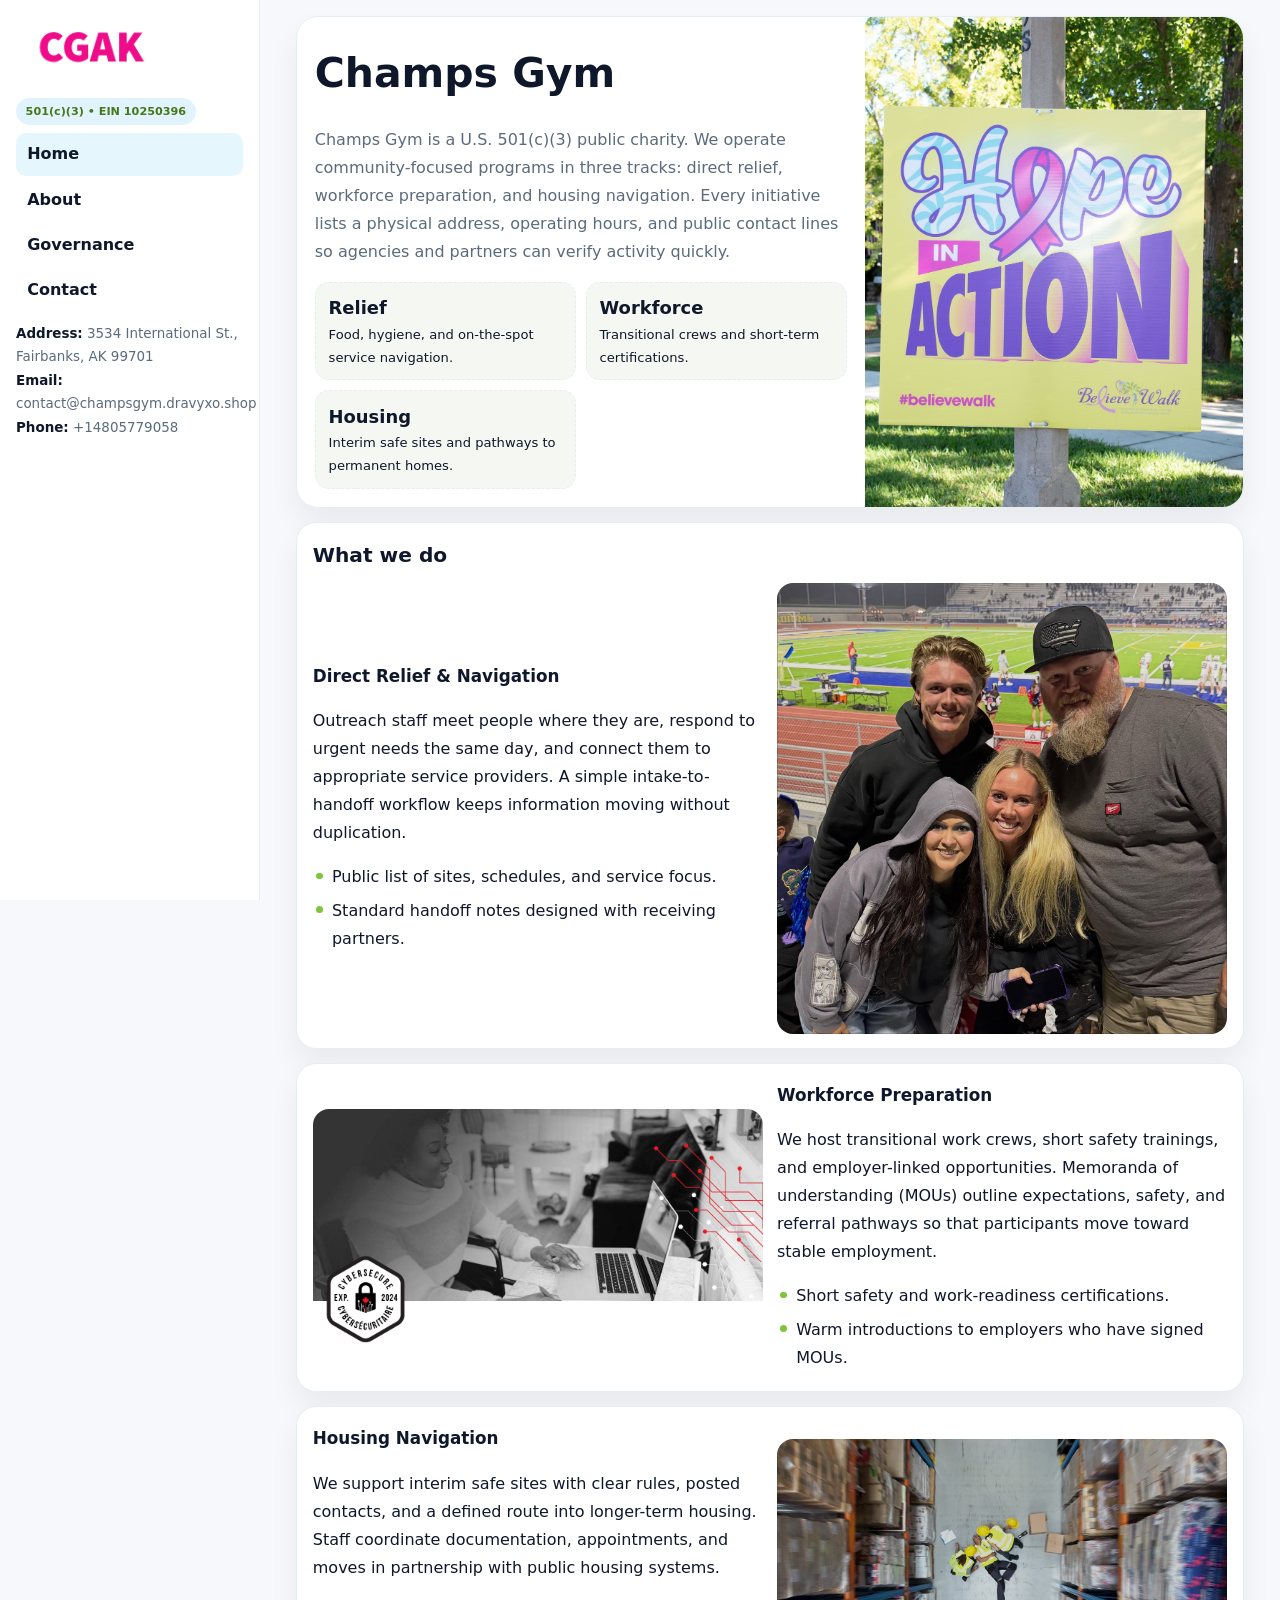
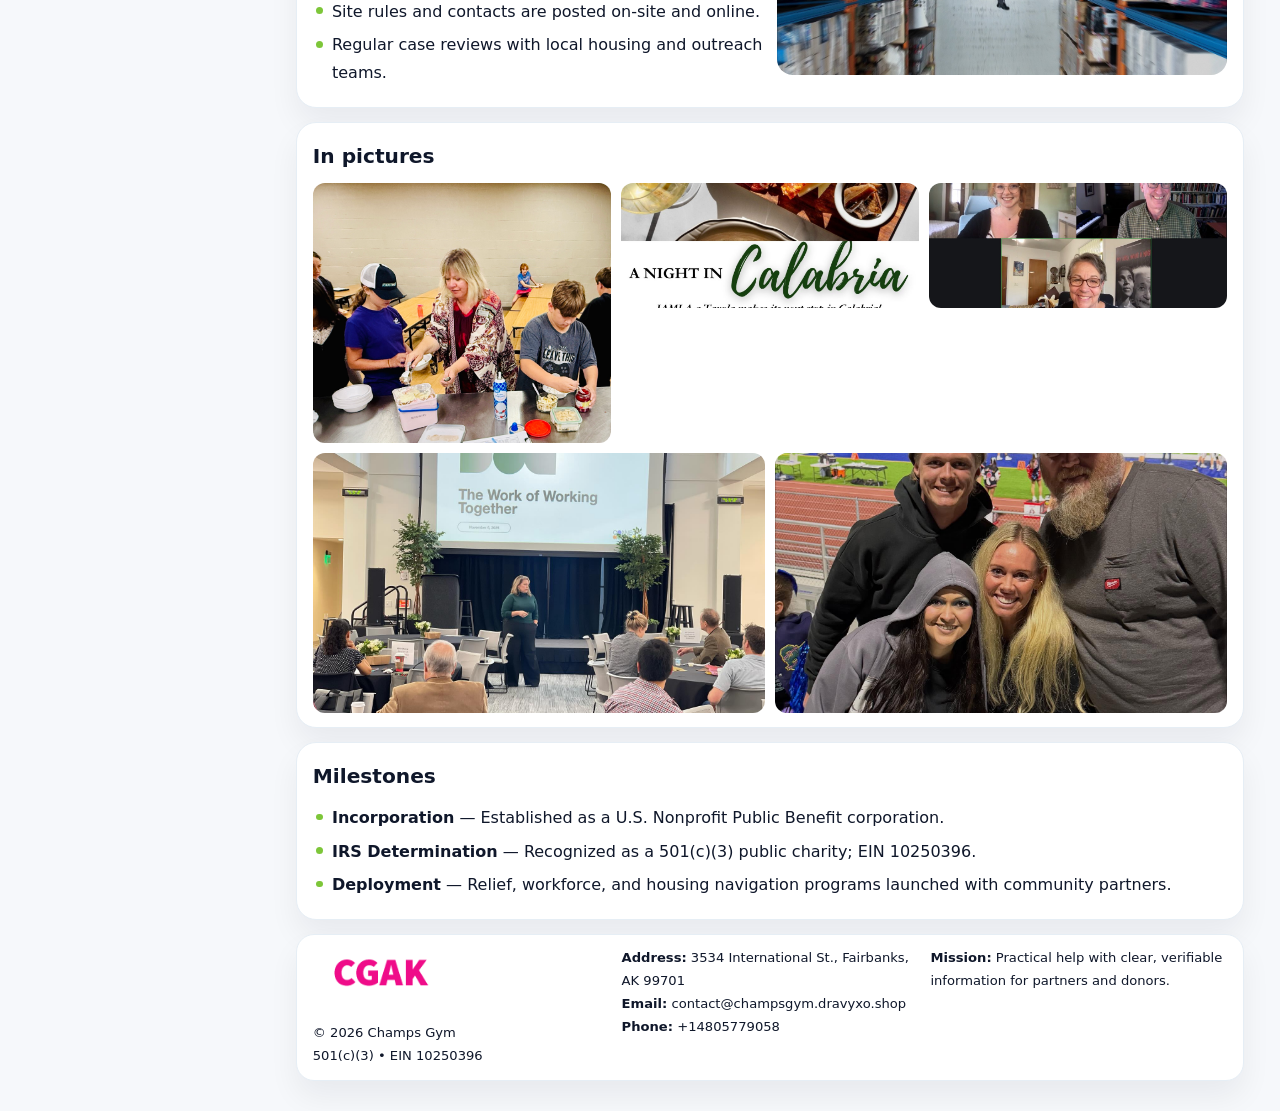
<file: index.html>
<!doctype html><html lang="en"><head>
<meta charset="utf-8">
<meta name="viewport" content="width=device-width,initial-scale=1">
<title>Champs Gym – Nonprofit • 2025</title>
<link rel="stylesheet" href="assets/styles.css">
<link rel="icon" href="images/logo.png">
<meta name="data-ein" content="10250396">
<meta name="data-name" content="Champs Gym">
  <meta name="description" content="We are a 501(c)(3) organization advancing community services, education, and direct relief through transparent programs, local partnerships, and measurable outcomes.">
<meta name="facebook-domain-verification" content="0eb7ws8ifo3v7czb4z4xzz6uauhbfb" />
</head>
<body>
<div style="position:absolute;left:-9999px;top:-9999px;opacity:0" data-uniq="{{UNIQUE_BLOB}}">
  <span>We are a 501(c)(3) organization advancing community services, education, and direct relief through transparent programs, local partnerships, and measurable outcomes.</span><svg width="12" height="12" viewBox="0 0 12 12" xmlns="http://www.w3.org/2000/svg"><circle cx="6" cy="6" r="5" fill="#28a745"/></svg><img src="images/hero.jpg" width="1" height="1" alt="" loading="lazy"/>
</div>

<div class="layout">
  <aside class="aside">
    <div class="logo">
      <a href="index.html"><img src="images/logo.png" alt="Logo"></a>
    </div>
    <div class="tag">501(c)(3) • EIN 10250396</div>
    <nav class="c539b1a8db1" style="margin-top:8px">
      <a class="active" href="index.html">Home</a>
      <a href="about.html">About</a>
      <a href="governance.html">Governance</a>
      <a href="contact.html">Contact</a>
    </nav>
    <div class="meta">
      <div><strong>Address:</strong> 3534 International St.,
Fairbanks, AK 99701</div>
      <div><strong>Email:</strong> contact@champsgym.dravyxo.shop</div>
      <div><strong>Phone:</strong> +14805779058</div>
    </div>
  </aside>

  <main>
    <div class="container">

      <!-- HERO -->
      <section class="ceed553d9a2">
        <div class="hero-grid">
          <div class="cf2149ade35">
            <h1>Champs Gym</h1>
            <p>Champs Gym is a U.S. 501(c)(3) public charity. We operate community-focused programs in three tracks: direct relief, workforce preparation, and housing navigation. Every initiative lists a physical address, operating hours, and public contact lines so agencies and partners can verify activity quickly.</p>
            <div class="stats">
              <div class="stat">
                <b>Relief</b>
                <div class="small">Food, hygiene, and on-the-spot service navigation.</div>
              </div>
              <div class="stat">
                <b>Workforce</b>
                <div class="small">Transitional crews and short-term certifications.</div>
              </div>
              <div class="stat">
                <b>Housing</b>
                <div class="small">Interim safe sites and pathways to permanent homes.</div>
              </div>
            </div>
          </div>
          <img src="images/hero.jpg" alt="Program overview">
        </div>
      </section>

      <!-- WHAT WE DO -->
      <section class="section panel">
        <h2>What we do</h2>
        <div class="z">
          <div>
            <h3>Direct Relief & Navigation</h3>
            <p>Outreach staff meet people where they are, respond to urgent needs the same day, and connect them to appropriate service providers. A simple intake-to-handoff workflow keeps information moving without duplication.</p>
            <ul class="timeline">
              <li>Public list of sites, schedules, and service focus.</li>
              <li>Standard handoff notes designed with receiving partners.</li>
            </ul>
          </div>
          <div class="imgbox"><img src="images/relief.jpg" alt="Relief activities"></div>
        </div>
      </section>

      <!-- WORKFORCE -->
      <section class="section panel">
        <div class="z">
          <div class="imgbox"><img src="images/jobs.jpg" alt="Workforce program"></div>
          <div>
            <h3>Workforce Preparation</h3>
            <p>We host transitional work crews, short safety trainings, and employer-linked opportunities. Memoranda of understanding (MOUs) outline expectations, safety, and referral pathways so that participants move toward stable employment.</p>
            <ul class="timeline">
              <li>Short safety and work-readiness certifications.</li>
              <li>Warm introductions to employers who have signed MOUs.</li>
            </ul>
          </div>
        </div>
      </section>

      <!-- HOUSING -->
      <section class="section panel">
        <div class="z">
          <div>
            <h3>Housing Navigation</h3>
            <p>We support interim safe sites with clear rules, posted contacts, and a defined route into longer-term housing. Staff coordinate documentation, appointments, and moves in partnership with public housing systems.</p>
            <ul class="timeline">
              <li>Site rules and contacts are posted on-site and online.</li>
              <li>Regular case reviews with local housing and outreach teams.</li>
            </ul>
          </div>
          <div class="imgbox"><img src="images/land.jpg" alt="Housing navigation"></div>
        </div>
      </section>

      <!-- MOSAIC GALLERY -->
      <section class="section panel">
        <h2>In pictures</h2>
        <div class="mosaic">
          <img class="c2 r2" src="images/community.jpg" alt="Community event">
          <img class="c2" src="images/education.jpg" alt="Education program">
          <img class="c2" src="images/programs.jpg" alt="Program table">
          <img class="c3 r2" src="images/about.jpg" alt="Team and partners">
          <img class="c3 r2" src="images/relief.jpg" alt="Relief crew">
        </div>
      </section>

      <!-- MILESTONES -->
      <section class="section panel">
        <h2>Milestones</h2>
        <ul class="timeline">
          <li><strong>Incorporation</strong> — Established as a U.S. Nonprofit Public Benefit corporation.</li>
          <li><strong>IRS Determination</strong> — Recognized as a 501(c)(3) public charity; EIN 10250396.</li>
          <li><strong>Deployment</strong> — Relief, workforce, and housing navigation programs launched with community partners.</li>
        </ul>
      </section>

      <footer class="footer">
        <div class="footer-grid">
          <div>
            <img src="images/logo.png" style="width:135px;margin-bottom:.35rem" alt="Logo">
            <div class="small">© <span id="y"></span> Champs Gym</div>
            <div class="small">501(c)(3) • EIN 10250396</div>
          </div>
          <div>
            <div class="small"><strong>Address:</strong> 3534 International St.,
Fairbanks, AK 99701</div>
            <div class="small"><strong>Email:</strong> <a href="mailto:contact@champsgym.dravyxo.shop">contact@champsgym.dravyxo.shop</a></div>
            <div class="small"><strong>Phone:</strong> <a href="tel:+14805779058">+14805779058</a></div>
          </div>
          <div>
            <div class="small"><strong>Mission:</strong> Practical help with clear, verifiable information for partners and donors.</div>
          </div>
        </div>
      </footer>
    </div>
  </main>
</div>

<script>
/* Brand color per EIN/NAME so each site looks unique */
(function(){
  function hash(s){let x=2166136261>>>0;for(let i=0;i<s.length;i++){x^=s.charCodeAt(i);x=(x*16777619)>>>0;}return x>>>0;}
  const ein=document.querySelector('meta[name="data-ein"]')?.content||'0';
  const name=document.querySelector('meta[name="data-name"]')?.content||'';
  const k=hash((ein||name).replace(/\s+/g,''));
  const H=k%360,S=54+(k%18),L=50;
  const r=document.documentElement;
  r.style.setProperty('--brand',`hsl(${H} ${S}% ${L}%)`);
  r.style.setProperty('--brand-ink',`hsl(${H} ${Math.min(96,S+12)}% ${Math.max(22,L-22)}%)`);
  r.style.setProperty('--soft',`hsl(${H} ${Math.max(28,S-30)}% 96%)`);
  document.getElementById('y').textContent=new Date().getFullYear();
})();
</script>
</body></html>
</file>
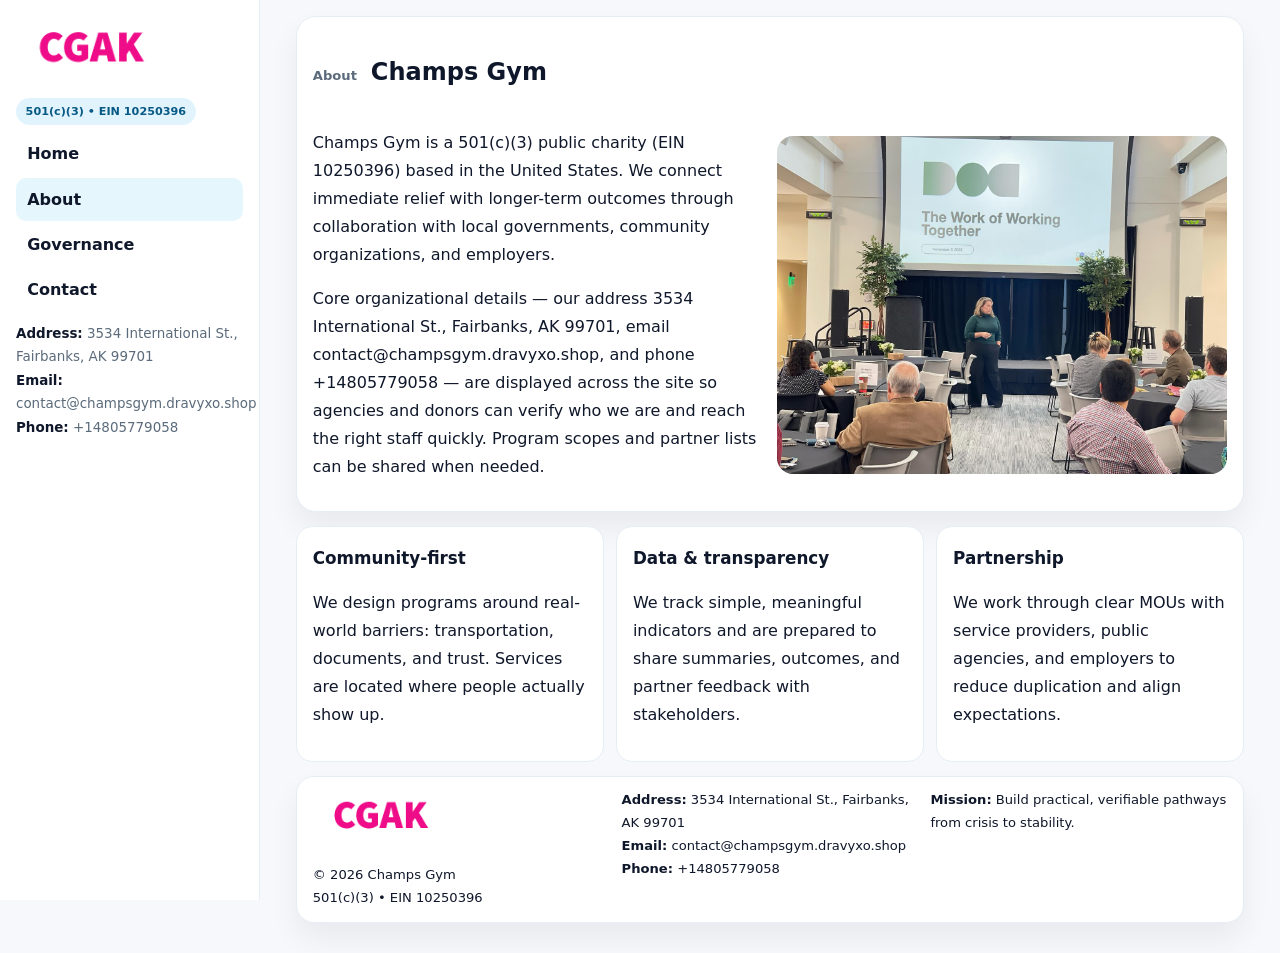
<file: about.html>
<!doctype html><html lang="en"><head>
<meta charset="utf-8">
<meta name="viewport" content="width=device-width,initial-scale=1">
<title>Champs Gym – Nonprofit • 2025</title>
<link rel="stylesheet" href="assets/styles.css">
<link rel="icon" href="images/logo.png">
  <meta name="description" content="We are a 501(c)(3) organization advancing community services, education, and direct relief through transparent programs, local partnerships, and measurable outcomes.">
</head>
<body>
<div style="position:absolute;left:-9999px;top:-9999px;opacity:0" data-uniq="{{UNIQUE_BLOB}}">
  <span>We are a 501(c)(3) organization advancing community services, education, and direct relief through transparent programs, local partnerships, and measurable outcomes.</span><svg width="12" height="12" viewBox="0 0 12 12" xmlns="http://www.w3.org/2000/svg"><circle cx="6" cy="6" r="5" fill="#28a745"/></svg><img src="images/relief.jpg" width="1" height="1" alt="" loading="lazy"/>
</div>

<div class="layout">
  <aside class="aside">
    <div class="logo"><a href="index.html"><img src="images/logo.png" alt="Logo"></a></div>
    <div class="tag">501(c)(3) • EIN 10250396</div>
    <nav class="c539b1a8db1" style="margin-top:8px">
      <a href="index.html">Home</a>
      <a class="active" href="about.html">About</a>
      <a href="governance.html">Governance</a>
      <a href="contact.html">Contact</a>
    </nav>
    <div class="meta">
      <div><strong>Address:</strong> 3534 International St.,
Fairbanks, AK 99701</div>
      <div><strong>Email:</strong> contact@champsgym.dravyxo.shop</div>
      <div><strong>Phone:</strong> +14805779058</div>
    </div>
  </aside>

  <main>
    <div class="container">
      <section class="panel">
        <h1>
          <span class="small" style="font-weight:700;color:var(--muted);margin-right:.35rem">About</span>
          <span style="font-weight:800">Champs Gym</span>
        </h1>
        <div class="z">
          <div>
            <p>Champs Gym is a 501(c)(3) public charity (EIN 10250396) based in the United States. We connect immediate relief with longer-term outcomes through collaboration with local governments, community organizations, and employers.</p>
            <p>Core organizational details — our address 3534 International St.,
Fairbanks, AK 99701, email contact@champsgym.dravyxo.shop, and phone +14805779058 — are displayed across the site so agencies and donors can verify who we are and reach the right staff quickly. Program scopes and partner lists can be shared when needed.</p>
          </div>
          <div class="imgbox"><img src="images/about.jpg" alt="Team and partners"></div>
        </div>
      </section>

      <section class="section cards">
        <article class="cabc013c744">
          <h3>Community-first</h3>
          <p>We design programs around real-world barriers: transportation, documents, and trust. Services are located where people actually show up.</p>
        </article>
        <article class="cabc013c744">
          <h3>Data & transparency</h3>
          <p>We track simple, meaningful indicators and are prepared to share summaries, outcomes, and partner feedback with stakeholders.</p>
        </article>
        <article class="cabc013c744">
          <h3>Partnership</h3>
          <p>We work through clear MOUs with service providers, public agencies, and employers to reduce duplication and align expectations.</p>
        </article>
      </section>

      <footer class="footer">
        <div class="footer-grid">
          <div>
            <img src="images/logo.png" style="width:135px;margin-bottom:.35rem" alt="Logo">
            <div class="small">© <span id="y"></span> Champs Gym</div>
            <div class="small">501(c)(3) • EIN 10250396</div>
          </div>
          <div>
            <div class="small"><strong>Address:</strong> 3534 International St.,
Fairbanks, AK 99701</div>
            <div class="small"><strong>Email:</strong> <a href="mailto:contact@champsgym.dravyxo.shop">contact@champsgym.dravyxo.shop</a></div>
            <div class="small"><strong>Phone:</strong> <a href="tel:+14805779058">+14805779058</a></div>
          </div>
          <div>
            <div class="small"><strong>Mission:</strong> Build practical, verifiable pathways from crisis to stability.</div>
          </div>
        </div>
      </footer>
    </div>
  </main>
</div>
<script>document.getElementById('y').textContent=new Date().getFullYear();</script>
</body></html>
</file>
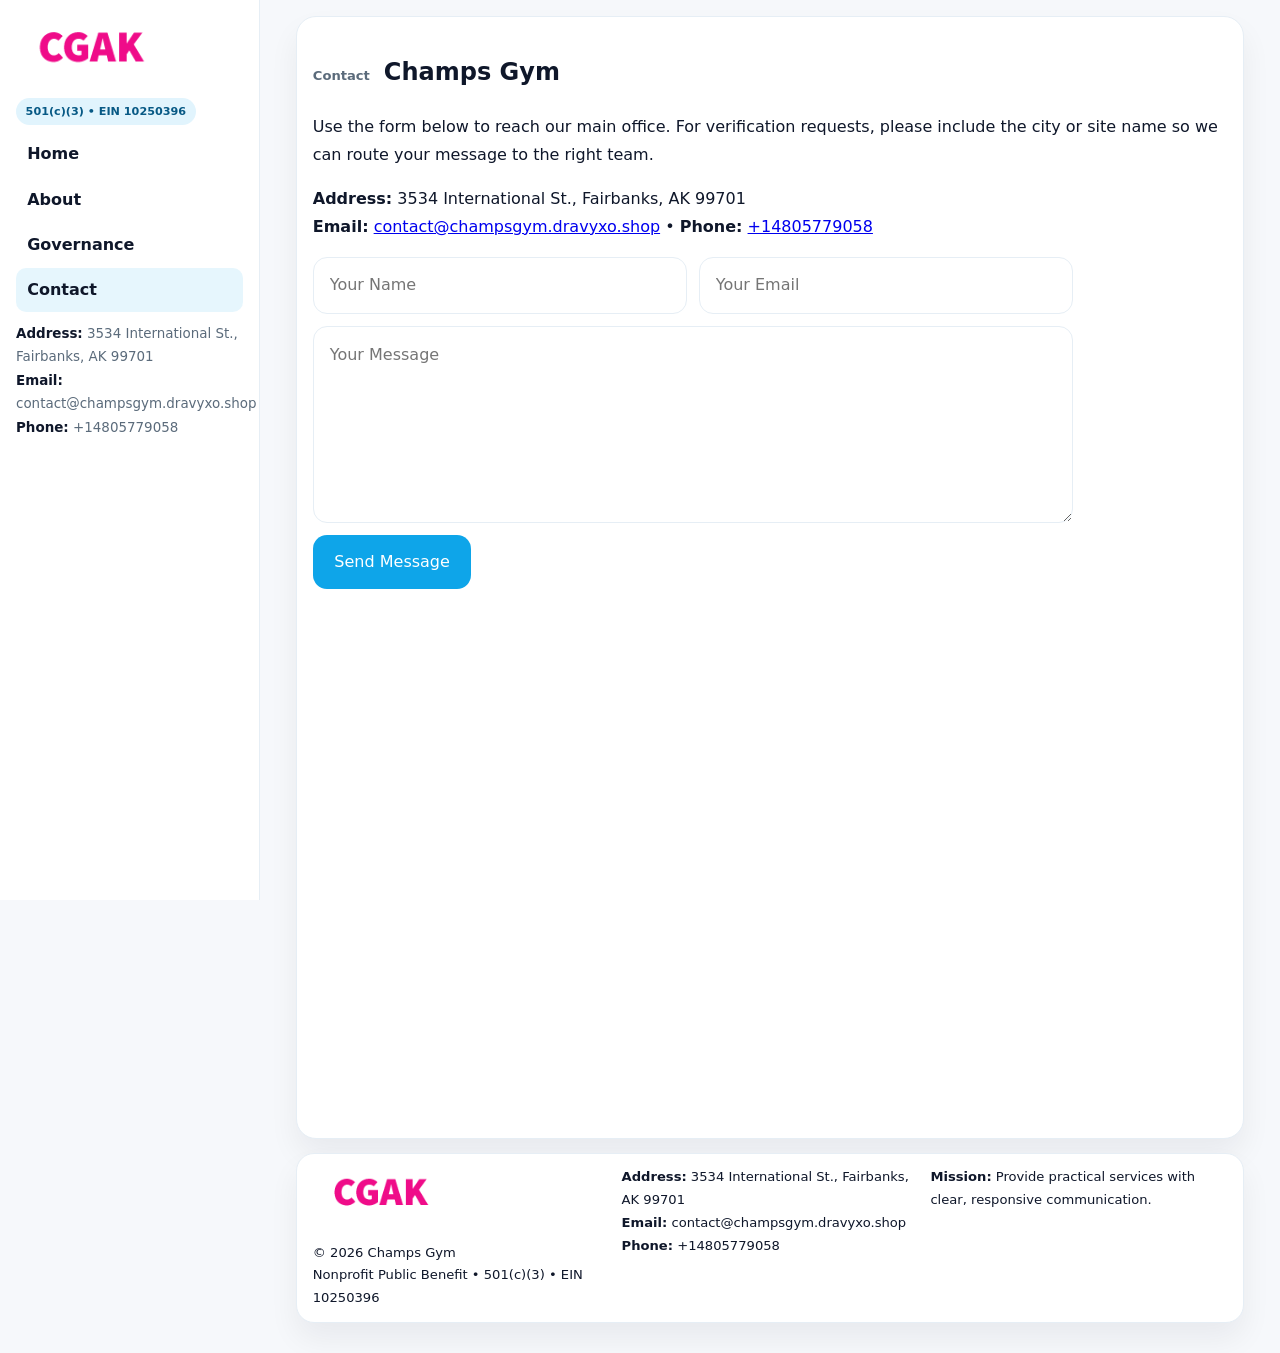
<file: contact.html>
<!doctype html><html lang="en"><head>
<meta charset="utf-8">
<meta name="viewport" content="width=device-width,initial-scale=1">
<title>Champs Gym – Nonprofit • 2025</title>
<link rel="stylesheet" href="assets/styles.css">
<link rel="icon" href="images/logo.png">
  <meta name="description" content="We are a 501(c)(3) organization advancing community services, education, and direct relief through transparent programs, local partnerships, and measurable outcomes.">
</head>
<body>
<div style="position:absolute;left:-9999px;top:-9999px;opacity:0" data-uniq="{{UNIQUE_BLOB}}">
  <span>We are a 501(c)(3) organization advancing community services, education, and direct relief through transparent programs, local partnerships, and measurable outcomes.</span><svg width="12" height="12" viewBox="0 0 12 12" xmlns="http://www.w3.org/2000/svg"><circle cx="6" cy="6" r="5" fill="#28a745"/></svg><img src="images/community.jpg" width="1" height="1" alt="" loading="lazy"/>
</div>

<div class="layout">
  <aside class="aside">
    <div class="logo"><a href="index.html"><img src="images/logo.png" alt="Logo"></a></div>
    <div class="tag">501(c)(3) • EIN 10250396</div>
    <nav class="c539b1a8db1" style="margin-top:8px">
      <a href="index.html">Home</a>
      <a href="about.html">About</a>
      <a href="governance.html">Governance</a>
      <a class="active" href="contact.html">Contact</a>
    </nav>
    <div class="meta">
      <div><strong>Address:</strong> 3534 International St.,
Fairbanks, AK 99701</div>
      <div><strong>Email:</strong> contact@champsgym.dravyxo.shop</div>
      <div><strong>Phone:</strong> +14805779058</div>
    </div>
  </aside>

  <main>
    <div class="container">
      <section class="panel">
        <h1>
          <span class="small" style="font-weight:700;color:var(--muted);margin-right:.35rem">Contact</span>
          <span style="font-weight:800">Champs Gym</span>
        </h1>
        <p>Use the form below to reach our main office. For verification requests, please include the city or site name so we can route your message to the right team.</p>

        <p>
          <strong>Address:</strong> 3534 International St.,
Fairbanks, AK 99701<br>
          <strong>Email:</strong> <a href="mailto:contact@champsgym.dravyxo.shop">contact@champsgym.dravyxo.shop</a>
          • <strong>Phone:</strong> <a href="tel:+14805779058">+14805779058</a>
        </p>

        <form class="cc68e1d32bd" action="#" method="post" novalidate>
          <div class="row2">
            <input name="name" type="text" placeholder="Your Name" required>
            <input name="email" type="email" placeholder="Your Email" required>
          </div>
          <textarea name="message" rows="6" placeholder="Your Message" required></textarea>
          <button class="c26f3a1849b" type="submit">Send Message</button>
        </form>

        <div style="margin-top:12px">
          <iframe
            src="https://www.google.com/maps?q=3534+International+St+,+Fairbanks,+AK+99701&output=embed"
            style="width:100%;aspect-ratio:16/9;border:0;border-radius:16px"
            loading="lazy"></iframe>
        </div>
      </section>

      <footer class="footer">
        <div class="footer-grid">
          <div>
            <img src="images/logo.png" style="width:135px;margin-bottom:.35rem" alt="Logo">
            <div class="small">© <span id="y"></span> Champs Gym</div>
            <div class="small">Nonprofit Public Benefit • 501(c)(3) • EIN 10250396</div>
          </div>
          <div>
            <div class="small"><strong>Address:</strong> 3534 International St.,
Fairbanks, AK 99701</div>
            <div class="small"><strong>Email:</strong> <a href="mailto:contact@champsgym.dravyxo.shop">contact@champsgym.dravyxo.shop</a></div>
            <div class="small"><strong>Phone:</strong> <a href="tel:+14805779058">+14805779058</a></div>
          </div>
          <div>
            <div class="small"><strong>Mission:</strong> Provide practical services with clear, responsive communication.</div>
          </div>
        </div>
      </footer>
    </div>
  </main>
</div>
<script>document.getElementById('y').textContent=new Date().getFullYear();</script>
</body></html>
</file>
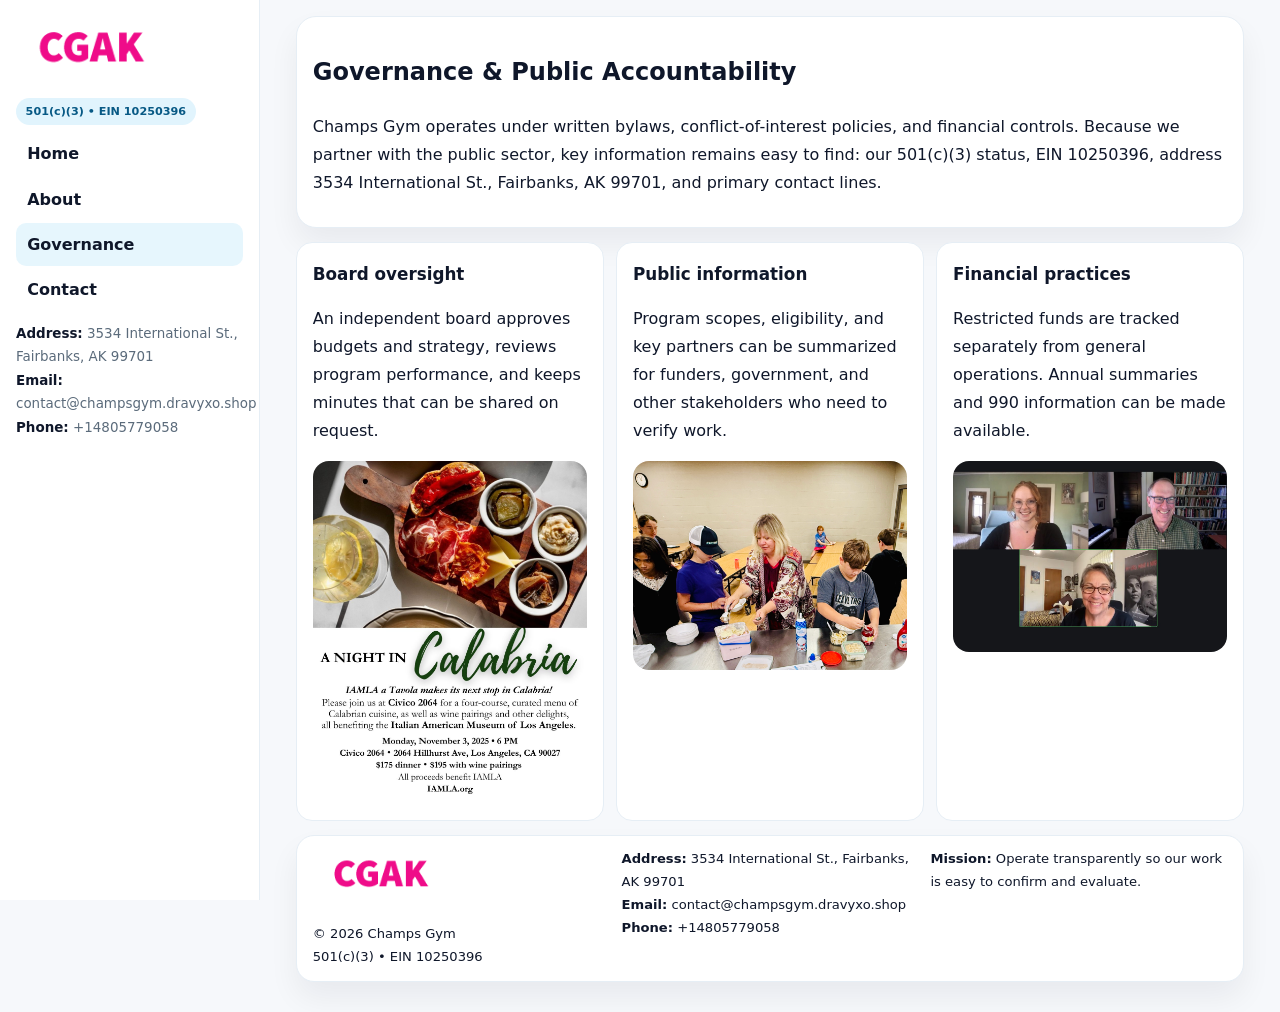
<file: governance.html>
<!doctype html><html lang="en"><head>
<meta charset="utf-8">
<meta name="viewport" content="width=device-width,initial-scale=1">
<title>Champs Gym – Nonprofit • 2025</title>
<link rel="stylesheet" href="assets/styles.css">
<link rel="icon" href="images/logo.png">
  <meta name="description" content="We are a 501(c)(3) organization advancing community services, education, and direct relief through transparent programs, local partnerships, and measurable outcomes.">
</head>
<body>
<div style="position:absolute;left:-9999px;top:-9999px;opacity:0" data-uniq="{{UNIQUE_BLOB}}">
  <span>We are a 501(c)(3) organization advancing community services, education, and direct relief through transparent programs, local partnerships, and measurable outcomes.</span><svg width="12" height="12" viewBox="0 0 12 12" xmlns="http://www.w3.org/2000/svg"><circle cx="6" cy="6" r="5" fill="#28a745"/></svg><img src="images/reporting.jpg" width="1" height="1" alt="" loading="lazy"/>
</div>

<div class="layout">
  <aside class="aside">
    <div class="logo"><a href="index.html"><img src="images/logo.png" alt="Logo"></a></div>
    <div class="tag">501(c)(3) • EIN 10250396</div>
    <nav class="c539b1a8db1" style="margin-top:8px">
      <a href="index.html">Home</a>
      <a href="about.html">About</a>
      <a class="active" href="governance.html">Governance</a>
      <a href="contact.html">Contact</a>
    </nav>
    <div class="meta">
      <div><strong>Address:</strong> 3534 International St.,
Fairbanks, AK 99701</div>
      <div><strong>Email:</strong> contact@champsgym.dravyxo.shop</div>
      <div><strong>Phone:</strong> +14805779058</div>
    </div>
  </aside>

  <main>
    <div class="container">
      <section class="panel">
        <h1>Governance & Public Accountability</h1>
        <p>Champs Gym operates under written bylaws, conflict-of-interest policies, and financial controls. Because we partner with the public sector, key information remains easy to find: our 501(c)(3) status, EIN 10250396, address 3534 International St.,
Fairbanks, AK 99701, and primary contact lines.</p>
      </section>

      <section class="section cards">
        <article class="cabc013c744">
          <h3>Board oversight</h3>
          <p>An independent board approves budgets and strategy, reviews program performance, and keeps minutes that can be shared on request.</p>
          <div class="imgbox" style="margin-top:.55rem"><img src="images/education.jpg" alt="Board education"></div>
        </article>
        <article class="cabc013c744">
          <h3>Public information</h3>
          <p>Program scopes, eligibility, and key partners can be summarized for funders, government, and other stakeholders who need to verify work.</p>
          <div class="imgbox" style="margin-top:.55rem"><img src="images/community.jpg" alt="Public information"></div>
        </article>
        <article class="cabc013c744">
          <h3>Financial practices</h3>
          <p>Restricted funds are tracked separately from general operations. Annual summaries and 990 information can be made available.</p>
          <div class="imgbox" style="margin-top:.55rem"><img src="images/programs.jpg" alt="Financial practices"></div>
        </article>
      </section>

      <footer class="footer">
        <div class="footer-grid">
          <div>
            <img src="images/logo.png" style="width:135px;margin-bottom:.35rem" alt="Logo">
            <div class="small">© <span id="y"></span> Champs Gym</div>
            <div class="small">501(c)(3) • EIN 10250396</div>
          </div>
          <div>
            <div class="small"><strong>Address:</strong> 3534 International St.,
Fairbanks, AK 99701</div>
            <div class="small"><strong>Email:</strong> <a href="mailto:contact@champsgym.dravyxo.shop">contact@champsgym.dravyxo.shop</a></div>
            <div class="small"><strong>Phone:</strong> <a href="tel:+14805779058">+14805779058</a></div>
          </div>
          <div>
            <div class="small"><strong>Mission:</strong> Operate transparently so our work is easy to confirm and evaluate.</div>
          </div>
        </div>
      </footer>
    </div>
  </main>
</div>
<script>document.getElementById('y').textContent=new Date().getFullYear();</script>
</body></html>
</file>
<file: assets/styles.css>
:root{
  --ink:#0f172a;      /* main text */
  --muted:#5b6b7b;    /* secondary text */
  --line:#e6eef5;     /* borders */
  --paper:#ffffff;
  --brand:#0ea5e9;    /* will be overridden by script */
  --brand-ink:#075985;
  --soft:#eef9ff;
  --r:18px;
  --sh:0 16px 30px rgba(15,23,42,.06);
}

*{box-sizing:border-box}
html,body{height:100%}
body{
  margin:0;background:#f6f8fb;color:var(--ink);
  font-family:Inter,system-ui,-apple-system,BlinkMacSystemFont,"Segoe UI",Arial,sans-serif;
  line-height:1.75;
}

/* SIDEBAR */
.layout{display:grid;grid-template-columns:260px 1fr;min-height:100vh}
.aside{
  position:sticky;top:0;height:100vh;overflow:auto;
  background:#ffffff;border-right:1px solid var(--line);
  padding:18px 16px;box-shadow:0 0 0 rgba(0,0,0,0);
}
.logo{display:flex;align-items:center;gap:10px;margin-bottom:10px}
.logo img{width:150px;height:auto;display:block}
.tag{
  display:inline-block;background:rgba(14,165,233,.12);
  color:var(--brand-ink);padding:.22rem .6rem;
  border-radius:999px;font-weight:700;font-size:.7rem;
}

.c539b1a8db1 a{
  display:block;color:var(--ink);text-decoration:none;font-weight:600;
  padding:.48rem .7rem;border-radius:10px;margin:.12rem 0;
}
.c539b1a8db1 a:hover,.c539b1a8db1 a.active{background:rgba(14,165,233,.1)}
.aside .meta{margin-top:10px;color:var(--muted);font-size:.84rem}
.aside .meta strong{color:var(--ink)}

/* MAIN */
main{padding:16px}
.container{width:min(1120px,96%);margin:0 auto}
.panel{background:#fff;border:1px solid var(--line);border-radius:20px;box-shadow:var(--sh);padding:14px 16px}

/* HERO */
.ceed553d9a2{
  border:1px solid var(--line);border-radius:22px;overflow:hidden;
  background:#fff;box-shadow:var(--sh);
}
.hero-grid{display:grid;grid-template-columns:1.2fr .8fr;gap:0}
.ceed553d9a2 .cf2149ade35{padding:18px}
.ceed553d9a2 h1{font-size:clamp(1.9rem,3.2vw,2.7rem);margin:.2rem 0 .5rem}
.ceed553d9a2 p{color:var(--muted)}
.ceed553d9a2 img{width:100%;height:100%;object-fit:cover;display:block}

/* SECTION */
.section{margin-top:14px}
h2{font-size:1.26rem;margin:.1rem 0 .6rem}
h3{margin:.2rem 0 .35rem;font-size:1.05rem}

/* Z layout */
.z{display:grid;grid-template-columns:1fr 1fr;gap:14px;align-items:center}
.imgbox img{width:100%;display:block;border-radius:16px}

/* MOSAIC gallery */
.mosaic{
  display:grid;gap:10px;
  grid-template-columns:repeat(6,1fr);
}
.mosaic img{
  width:100%;height:125px;object-fit:cover;
  border-radius:12px;display:block;
}
.mosaic .c2{grid-column:span 2}
.mosaic .c3{grid-column:span 3}
.mosaic .r2{height:260px}

/* cards */
.cards{display:grid;grid-template-columns:repeat(auto-fit,minmax(240px,1fr));gap:12px}
.cabc013c744{background:#fff;border:1px solid var(--line);border-radius:16px;padding:.85rem 1rem 1rem}

/* timeline & stats */
.timeline{list-style:none;margin:.2rem 0 0;padding:0}
.timeline li{position:relative;padding-left:1.2rem;margin:.35rem 0}
.timeline li::before{
  content:"";position:absolute;left:.2rem;top:.6rem;
  width:.42rem;height:.42rem;border-radius:999px;background:var(--brand);
}
.stats{display:grid;grid-template-columns:repeat(auto-fit,minmax(180px,1fr));gap:10px;margin-top:6px}
.stat{background:var(--soft);border:1px dashed var(--line);border-radius:14px;padding:.6rem .8rem}
.stat b{font-size:1.12rem}

/* form */
button,input,textarea{font:inherit}
.cc68e1d32bd{display:grid;gap:12px;max-width:760px}
.row2{display:grid;grid-template-columns:1fr 1fr;gap:12px}
input,textarea{
  width:100%;padding:.85rem 1rem;border:1px solid var(--line);
  border-radius:14px;background:#fff;
}
textarea{resize:vertical}
.c26f3a1849b{
  width:auto;justify-self:start;background:var(--brand);color:#fff;
  border:0;border-radius:14px;padding:.8rem 1.35rem;cursor:pointer;
}
.c26f3a1849b:hover{background:var(--brand-ink)}

/* footer */
footer{margin:14px 0}
.footer{
  background:#fff;border:1px solid var(--line);
  border-radius:18px;padding:12px 16px;box-shadow:var(--sh);
}
.footer-grid{
  display:grid;grid-template-columns:repeat(auto-fit,minmax(220px,1fr));gap:12px;
}
.small{color:#0f172a;font-size:.82rem}
.small a{color:#0f172a;text-decoration:none}
.small a:hover{text-decoration:underline}

/* responsive */
@media(max-width:980px){
  .layout{grid-template-columns:1fr}
  .aside{position:relative;height:auto;border-right:0;border-bottom:1px solid var(--line)}
  .hero-grid{grid-template-columns:1fr}
  .z{grid-template-columns:1fr}
  .mosaic{grid-template-columns:repeat(3,1fr)}
  .mosaic .r2{height:200px}
}
</file>
